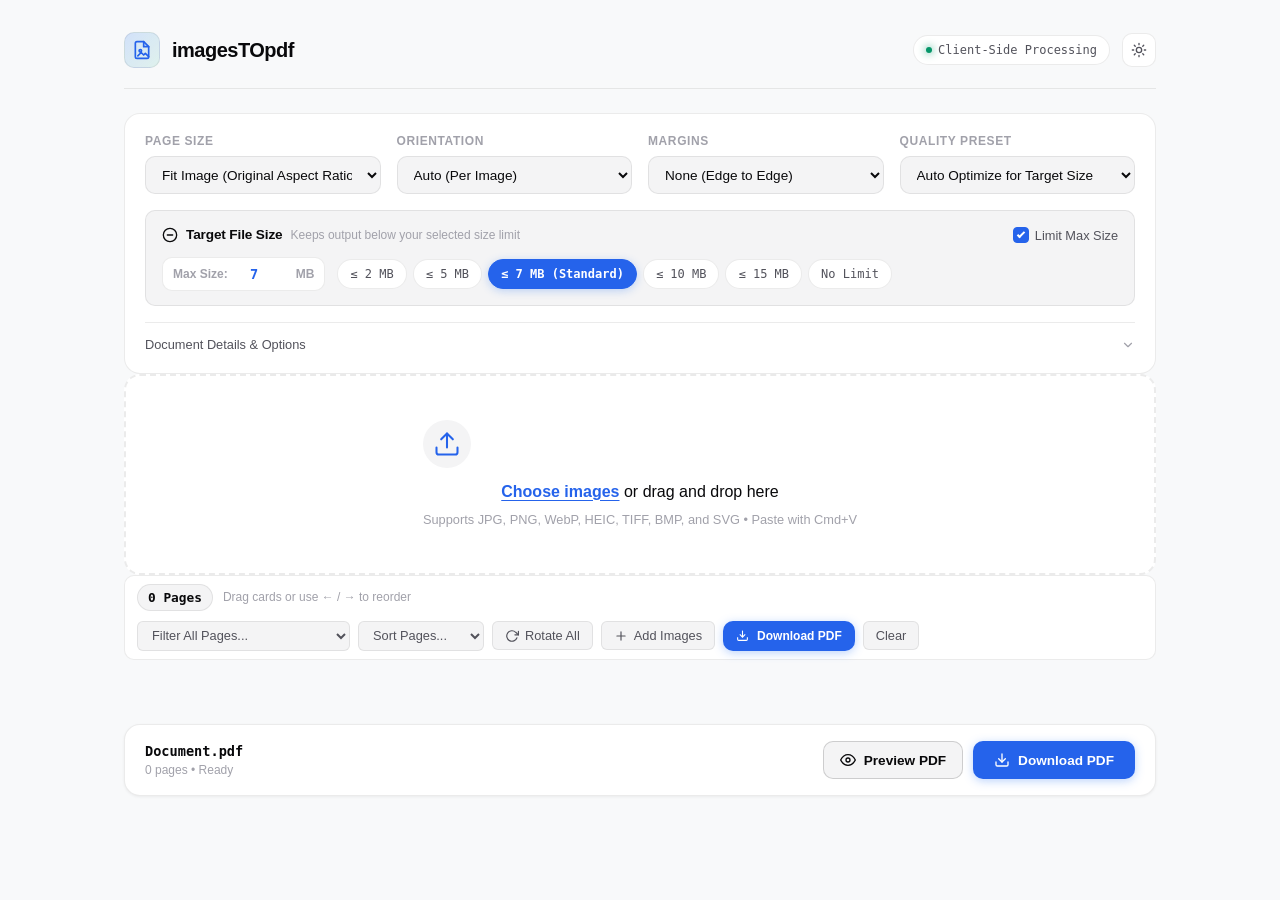
<file: index.html>
<!DOCTYPE html>
<html lang="en">
<head>
  <meta charset="UTF-8">
  <meta name="viewport" content="width=device-width, initial-scale=1.0">
  <title>imagesTOpdf</title>
  <meta name="description" content="Convert images to PDF directly in the browser. Reorder, rotate, apply filters, and set file size limits.">
  <link rel="icon" type="image/svg+xml" href="./favicon.svg">
  <link rel="stylesheet" href="./style.css">

  <!-- Libraries -->
  <script src="./vendor/pdf-lib.min.js"></script>
  <script src="./vendor/jszip.min.js" defer></script>
  <script>
    if (!window.PDFLib) {
      document.write('<script src="https://cdnjs.cloudflare.com/ajax/libs/pdf-lib/1.17.9/pdf-lib.min.js"><\\/script>');
    }
  </script>
</head>
<body>
  <div class="app-shell">
    <!-- Header -->
    <header class="app-header">
      <div class="brand">
        <span class="brand-glyph" aria-hidden="true">
          <svg viewBox="0 0 24 24" width="20" height="20" fill="none" stroke="currentColor" stroke-width="2" stroke-linecap="round" stroke-linejoin="round">
            <path d="M14 2H6a2 2 0 0 0-2 2v16a2 2 0 0 0 2 2h12a2 2 0 0 0 2-2V8z"></path>
            <polyline points="14 2 14 8 20 8"></polyline>
            <circle cx="10" cy="13" r="1.5"></circle>
            <path d="M7 19l4-4 3 3 2-2 4 4"></path>
          </svg>
        </span>
        <div class="brand-text">
          <span class="brand-title">imagesTOpdf</span>
        </div>
      </div>

      <div class="header-tools">
        <div class="privacy-badge" title="All processing happens in your browser. No files are uploaded to a server.">
          <span class="pulse-dot"></span>
          <span class="badge-text">Client-Side Processing</span>
        </div>

        <button type="button" class="icon-button" id="themeToggle" aria-label="Toggle visual theme" title="Toggle theme">
          <svg class="icon-sun" viewBox="0 0 24 24" width="16" height="16" fill="none" stroke="currentColor" stroke-width="2" stroke-linecap="round" stroke-linejoin="round">
            <circle cx="12" cy="12" r="4"></circle>
            <path d="M12 2v2m0 16v2M4.93 4.93l1.41 1.41m11.32 11.32l1.41 1.41M2 12h2m16 0h2M6.34 17.66l-1.41 1.41M19.07 4.93l-1.41 1.41"></path>
          </svg>
          <svg class="icon-moon" viewBox="0 0 24 24" width="16" height="16" fill="none" stroke="currentColor" stroke-width="2" stroke-linecap="round" stroke-linejoin="round">
            <path d="M12 3a6 6 0 0 0 9 9 9 9 0 1 1-9-9Z"></path>
          </svg>
        </button>
      </div>
    </header>

    <!-- Main Workspace -->
    <main class="workspace">
      <!-- Settings Panel -->
      <section class="settings-card" aria-label="PDF Document Settings">
        <div class="settings-row">
          <!-- Page Format -->
          <div class="setting-item">
            <label class="setting-label" for="pageFormatSelect">Page Size</label>
            <select id="pageFormatSelect" class="minimal-select">
              <option value="fit" selected>Fit Image (Original Aspect Ratio)</option>
              <option value="a4">A4 (210 × 297 mm)</option>
              <option value="letter">US Letter (8.5 × 11 in)</option>
            </select>
          </div>

          <!-- Page Orientation -->
          <div class="setting-item" id="orientationSettingGroup">
            <label class="setting-label" for="pageOrientationSelect">Orientation</label>
            <select id="pageOrientationSelect" class="minimal-select">
              <option value="auto" selected>Auto (Per Image)</option>
              <option value="portrait">Portrait</option>
              <option value="landscape">Landscape</option>
            </select>
          </div>

          <!-- Margins -->
          <div class="setting-item" id="marginSettingGroup">
            <label class="setting-label" for="pageMarginSelect">Margins</label>
            <select id="pageMarginSelect" class="minimal-select">
              <option value="0" selected>None (Edge to Edge)</option>
              <option value="14">Small (5 mm)</option>
              <option value="34">Standard (12 mm)</option>
              <option value="56">Wide (20 mm)</option>
            </select>
          </div>

          <!-- Compression Preset -->
          <div class="setting-item">
            <label class="setting-label" for="compressionSelect">Quality Preset</label>
            <select id="compressionSelect" class="minimal-select">
              <option value="auto" selected>Auto Optimize for Target Size</option>
              <option value="lossless">Original (100% Quality)</option>
              <option value="high">High Quality (85% JPEG)</option>
              <option value="balanced">Balanced (72% JPEG)</option>
              <option value="compact">Compact (55% JPEG)</option>
              <option value="custom">Custom Quality &amp; Resolution...</option>
            </select>
          </div>
        </div>

        <!-- Target File Size Control -->
        <div class="target-size-bar" id="targetSizeBar">
          <div class="target-size-header">
            <div class="target-title-group">
              <svg viewBox="0 0 24 24" width="16" height="16" fill="none" stroke="currentColor" stroke-width="2" stroke-linecap="round" stroke-linejoin="round">
                <circle cx="12" cy="12" r="10"></circle>
                <line x1="8" y1="12" x2="16" y2="12"></line>
              </svg>
              <span class="target-title">Target File Size</span>
              <span class="target-hint">Keeps output below your selected size limit</span>
            </div>
            <label class="toggle-switch-label">
              <input type="checkbox" id="targetSizeToggle" class="minimal-checkbox" checked>
              <span>Limit Max Size</span>
            </label>
          </div>

          <div class="target-size-controls" id="targetSizeControls">
            <div class="target-input-box">
              <span class="target-input-prefix">Max Size:</span>
              <input type="number" id="targetSizeInput" class="minimal-input target-num-input" min="0.2" max="100" step="0.5" value="7">
              <span class="target-input-suffix">MB</span>
            </div>

            <div class="target-preset-chips" id="targetPresetChips">
              <button type="button" class="preset-chip" data-size="2">≤ 2 MB</button>
              <button type="button" class="preset-chip" data-size="5">≤ 5 MB</button>
              <button type="button" class="preset-chip active" data-size="7">≤ 7 MB (Standard)</button>
              <button type="button" class="preset-chip" data-size="10">≤ 10 MB</button>
              <button type="button" class="preset-chip" data-size="15">≤ 15 MB</button>
              <button type="button" class="preset-chip" data-size="0">No Limit</button>
            </div>
          </div>
        </div>

        <!-- Custom Compression Drawer (hidden by default) -->
        <div class="custom-drawer" id="customDrawer" hidden>
          <div class="drawer-grid">
            <div class="control-subgroup">
              <div class="label-with-value">
                <span class="setting-sublabel">Image Quality</span>
                <span class="control-value" id="customQualityVal">85%</span>
              </div>
              <input type="range" id="customQualitySlider" class="minimal-slider" min="30" max="100" value="85" step="1">
            </div>

            <div class="control-subgroup">
              <label class="setting-sublabel" for="maxDimensionSelect">Max Resolution</label>
              <select id="maxDimensionSelect" class="minimal-select select-compact">
                <option value="0" selected>Original Full Resolution</option>
                <option value="3840">Max 4K (3840px)</option>
                <option value="2560">Max 2K (2560px)</option>
                <option value="1920">Max 1080p (1920px)</option>
                <option value="1200">Max Document Size (1200px)</option>
              </select>
            </div>
          </div>
        </div>

        <!-- Document Metadata & Extra Options (Collapsible) -->
        <details class="more-options-details">
          <summary class="more-options-summary">
            <span>Document Details & Options</span>
            <svg class="summary-arrow" viewBox="0 0 24 24" width="14" height="14" fill="none" stroke="currentColor" stroke-width="2" stroke-linecap="round" stroke-linejoin="round">
              <polyline points="6 9 12 15 18 9"></polyline>
            </svg>
          </summary>
          <div class="more-options-content">
            <div class="meta-row">
              <div class="meta-field">
                <label class="setting-sublabel" for="docTitleInput">Document Title</label>
                <input type="text" id="docTitleInput" class="minimal-input" placeholder="e.g. Scanned_Document">
              </div>
              <div class="meta-field">
                <label class="setting-sublabel" for="docAuthorInput">Author / Creator</label>
                <input type="text" id="docAuthorInput" class="minimal-input" placeholder="e.g. Your Name">
              </div>
            </div>
            <div class="checkbox-options">
              <label class="checkbox-label">
                <input type="checkbox" id="addPageNumbersCheckbox" class="minimal-checkbox">
                <span>Add page numbers in footer (e.g. "1 of 5")</span>
              </label>
              <label class="checkbox-label">
                <input type="checkbox" id="exportSeparateCheckbox" class="minimal-checkbox">
                <span>Export each image as separate PDF (download as ZIP)</span>
              </label>
            </div>
          </div>
        </details>
      </section>

      <!-- Upload / Drop Zone -->
      <section class="drop-zone-wrapper">
        <div class="drop-zone" id="dropZone" tabindex="0" role="button" aria-label="Dropzone for images">
          <input type="file" id="fileInput" multiple accept="image/*,.heic,.heif,.tiff,.tif,.dng,.svg,.bmp,.webp" class="sr-only">
          
          <div class="drop-prompt">
            <div class="drop-icon">
              <svg viewBox="0 0 24 24" width="28" height="28" fill="none" stroke="currentColor" stroke-width="1.75" stroke-linecap="round" stroke-linejoin="round">
                <path d="M21 15v4a2 2 0 0 1-2 2H5a2 2 0 0 1-2-2v-4"></path>
                <polyline points="17 8 12 3 7 8"></polyline>
                <line x1="12" y1="3" x2="12" y2="15"></line>
              </svg>
            </div>
            <div class="drop-title">
              <span class="action-accent">Choose images</span> or drag and drop here
            </div>
            <div class="drop-hint">
              Supports JPG, PNG, WebP, HEIC, TIFF, BMP, and SVG • Paste with Cmd+V
            </div>
          </div>
        </div>
      </section>

      <!-- Workspace Area: Batch Bar & Grid (hidden when empty) -->
      <section class="pages-section" id="pagesSection" hidden>
        <!-- Batch Action Toolbar -->
        <div class="batch-bar">
          <div class="batch-left">
            <span class="pages-count-badge" id="pagesCountBadge">0 Pages</span>
            <span class="reorder-tip">Drag cards or use ← / → to reorder</span>
          </div>

          <div class="batch-right">
            <!-- Inline Filter All Select (No floating popovers) -->
            <select id="filterAllSelect" class="toolbar-select" title="Apply filter to all pages">
              <option value="" selected disabled>Filter All Pages...</option>
              <option value="original">Original (No Filter)</option>
              <option value="bw">B&amp;W / Grayscale</option>
              <option value="scan">Document Scan (Crisp Paper)</option>
              <option value="brighten">Brighten (+25%)</option>
              <option value="sharpen">Sharpen &amp; High Contrast</option>
            </select>

            <!-- Inline Sort By Select (No floating popovers) -->
            <select id="sortSelect" class="toolbar-select" title="Sort pages">
              <option value="" selected disabled>Sort Pages...</option>
              <option value="name-asc">Name (A → Z)</option>
              <option value="name-desc">Name (Z → A)</option>
              <option value="size-desc">Largest First</option>
              <option value="reverse">Reverse Order</option>
            </select>

            <!-- Rotate All -->
            <button type="button" class="btn-subtle" id="rotateAllBtn" title="Rotate all images 90° clockwise">
              <svg viewBox="0 0 24 24" width="14" height="14" fill="none" stroke="currentColor" stroke-width="2" stroke-linecap="round" stroke-linejoin="round">
                <polyline points="23 4 23 10 17 10"></polyline>
                <path d="M20.49 15a9 9 0 1 1-2.12-9.36L23 10"></path>
              </svg>
              <span>Rotate All</span>
            </button>

            <!-- Add More Button -->
            <button type="button" class="btn-subtle" id="addMoreBtn" title="Add more images to document">
              <svg viewBox="0 0 24 24" width="14" height="14" fill="none" stroke="currentColor" stroke-width="2" stroke-linecap="round" stroke-linejoin="round">
                <line x1="12" y1="5" x2="12" y2="19"></line>
                <line x1="5" y1="12" x2="19" y2="12"></line>
              </svg>
              <span>Add Images</span>
            </button>

            <!-- Quick Download Top Button -->
            <button type="button" class="btn-primary btn-sm" id="topDownloadBtn" title="Download PDF">
              <svg viewBox="0 0 24 24" width="13" height="13" fill="none" stroke="currentColor" stroke-width="2">
                <path d="M21 15v4a2 2 0 0 1-2 2H5a2 2 0 0 1-2-2v-4"></path>
                <polyline points="7 10 12 15 17 10"></polyline>
                <line x1="12" y1="15" x2="12" y2="3"></line>
              </svg>
              <span>Download PDF</span>
            </button>

            <!-- Clear All -->
            <button type="button" class="btn-subtle text-danger" id="clearAllBtn" title="Remove all pages">
              Clear
            </button>
          </div>
        </div>

        <!-- Cards Grid -->
        <div class="pages-grid" id="pagesGrid" role="list" aria-label="PDF Pages Grid">
          <!-- Page cards will be dynamically injected here -->
        </div>
      </section>
    </main>

    <!-- Sticky Floating Action Bar (visible when items are loaded) -->
    <footer class="action-bar" id="actionBar" hidden>
      <div class="action-info">
        <span class="action-title" id="actionDocTitle">Document.pdf</span>
        <span class="action-meta" id="actionDocMeta">0 pages • Ready</span>
      </div>

      <div class="action-buttons">
        <button type="button" class="btn-secondary" id="previewPdfBtn">
          <svg viewBox="0 0 24 24" width="16" height="16" fill="none" stroke="currentColor" stroke-width="2" stroke-linecap="round" stroke-linejoin="round">
            <path d="M1 12s4-8 11-8 11 8 11 8-4 8-11 8-11-8-11-8z"></path>
            <circle cx="12" cy="12" r="3"></circle>
          </svg>
          <span>Preview PDF</span>
        </button>

        <button type="button" class="btn-primary" id="generatePdfBtn">
          <svg viewBox="0 0 24 24" width="16" height="16" fill="none" stroke="currentColor" stroke-width="2" stroke-linecap="round" stroke-linejoin="round">
            <path d="M21 15v4a2 2 0 0 1-2 2H5a2 2 0 0 1-2-2v-4"></path>
            <polyline points="7 10 12 15 17 10"></polyline>
            <line x1="12" y1="15" x2="12" y2="3"></line>
          </svg>
          <span id="generateBtnText">Download PDF</span>
        </button>
      </div>
    </footer>
  </div>

  <!-- PDF Preview Dialog -->
  <dialog class="modal-dialog" id="previewDialog">
    <div class="modal-shell">
      <div class="modal-header">
        <div class="modal-title-group">
          <h3 class="modal-title" id="previewModalTitle">PDF Preview</h3>
          <span class="modal-meta" id="previewModalMeta">Ready</span>
        </div>
        <div class="modal-header-actions">
          <button type="button" class="btn-primary btn-sm" id="modalDownloadBtn">
            <svg viewBox="0 0 24 24" width="14" height="14" fill="none" stroke="currentColor" stroke-width="2" stroke-linecap="round" stroke-linejoin="round">
              <path d="M21 15v4a2 2 0 0 1-2 2H5a2 2 0 0 1-2-2v-4"></path>
              <polyline points="7 10 12 15 17 10"></polyline>
              <line x1="12" y1="15" x2="12" y2="3"></line>
            </svg>
            <span>Download</span>
          </button>
          <button type="button" class="icon-button modal-close" id="closePreviewBtn" aria-label="Close Preview">
            <svg viewBox="0 0 24 24" width="18" height="18" fill="none" stroke="currentColor" stroke-width="2" stroke-linecap="round" stroke-linejoin="round">
              <line x1="18" y1="6" x2="6" y2="18"></line>
              <line x1="6" y1="6" x2="18" y2="18"></line>
            </svg>
          </button>
        </div>
      </div>
      <div class="modal-body" id="previewModalBody">
        <iframe id="pdfPreviewIframe" class="pdf-preview-frame" title="PDF Live Preview"></iframe>
      </div>
    </div>
  </dialog>

  <!-- Processing Overlay Dialog -->
  <dialog class="modal-dialog modal-processing" id="processingDialog">
    <div class="processing-content">
      <div class="spinner-ring" aria-hidden="true"></div>
      <h3 class="processing-title" id="processingTitle">Building PDF...</h3>
      <p class="processing-subtitle" id="processingSubtitle">Rendering pages & applying filters</p>
      <div class="progress-track">
        <div class="progress-bar" id="progressBar" style="width: 0%"></div>
      </div>
      <span class="progress-percent" id="progressPercent">0%</span>
    </div>
  </dialog>

  <script src="./app.js" type="module"></script>
</body>
</html>
</file>
<file: style.css>
/* imagesTOpdf styles */

:root {
  --font-sans: -apple-system, BlinkMacSystemFont, "SF Pro Text", "Inter", "Segoe UI", Roboto, Helvetica, Arial, sans-serif;
  --font-mono: ui-monospace, "SF Mono", Menlo, Consolas, Monaco, monospace;

  /* Dark Theme Palette (Default) */
  --bg-canvas: #09090b;
  --bg-surface: #121215;
  --bg-surface-elevated: #18181b;
  --bg-muted: #27272a;
  --bg-accent-subtle: rgba(59, 130, 246, 0.12);

  --border-subtle: rgba(255, 255, 255, 0.08);
  --border-hover: rgba(255, 255, 255, 0.18);
  --border-active: #3b82f6;

  --text-primary: #f4f4f5;
  --text-secondary: #a1a1aa;
  --text-muted: #71717a;

  --accent-primary: #3b82f6;
  --accent-primary-hover: #2563eb;
  --accent-inverted: #09090b;
  --accent-success: #10b981;
  --accent-danger: #ef4444;
  --accent-danger-subtle: rgba(239, 68, 68, 0.12);

  --radius-sm: 6px;
  --radius-md: 10px;
  --radius-lg: 16px;
  --radius-pill: 9999px;

  --shadow-sm: 0 1px 3px rgba(0, 0, 0, 0.4);
  --shadow-md: 0 4px 16px rgba(0, 0, 0, 0.5);
  --shadow-float: 0 16px 36px rgba(0, 0, 0, 0.7);

  --transition-fast: 0.15s cubic-bezier(0.16, 1, 0.3, 1);
  --transition-normal: 0.25s cubic-bezier(0.16, 1, 0.3, 1);
}

[data-theme="light"] {
  --bg-canvas: #f8f9fa;
  --bg-surface: #ffffff;
  --bg-surface-elevated: #f4f4f5;
  --bg-muted: #e4e4e7;
  --bg-accent-subtle: rgba(37, 99, 235, 0.08);

  --border-subtle: rgba(0, 0, 0, 0.08);
  --border-hover: rgba(0, 0, 0, 0.16);
  --border-active: #2563eb;

  --text-primary: #09090b;
  --text-secondary: #52525b;
  --text-muted: #a1a1aa;

  --accent-primary: #2563eb;
  --accent-primary-hover: #1d4ed8;
  --accent-inverted: #ffffff;
  --accent-success: #059669;
  --accent-danger: #dc2626;
  --accent-danger-subtle: rgba(220, 38, 38, 0.08);

  --shadow-sm: 0 1px 3px rgba(0, 0, 0, 0.06);
  --shadow-md: 0 4px 16px rgba(0, 0, 0, 0.08);
  --shadow-float: 0 16px 36px rgba(0, 0, 0, 0.14);
}

/* Base Reset */
*, *::before, *::after {
  box-sizing: border-box;
  margin: 0;
  padding: 0;
}

body {
  font-family: var(--font-sans);
  background-color: var(--bg-canvas);
  color: var(--text-primary);
  min-height: 100vh;
  line-height: 1.5;
  -webkit-font-smoothing: antialiased;
  -moz-osx-font-smoothing: grayscale;
}

.sr-only {
  position: absolute;
  width: 1px;
  height: 1px;
  padding: 0;
  margin: -1px;
  overflow: hidden;
  clip: rect(0, 0, 0, 0);
  border: 0;
}

/* Layout Shell */
.app-shell {
  max-width: 1080px;
  margin: 0 auto;
  padding: 32px 24px 60px;
  display: flex;
  flex-direction: column;
  gap: 24px;
}

/* Header */
.app-header {
  display: flex;
  align-items: center;
  justify-content: space-between;
  padding-bottom: 20px;
  border-bottom: 1px solid var(--border-subtle);
}

.brand {
  display: flex;
  align-items: center;
  gap: 12px;
}

.brand-glyph {
  width: 36px;
  height: 36px;
  border-radius: var(--radius-md);
  background: linear-gradient(135deg, rgba(59, 130, 246, 0.2), rgba(16, 185, 129, 0.1));
  border: 1px solid var(--border-subtle);
  display: flex;
  align-items: center;
  justify-content: center;
  color: var(--accent-primary);
}

.brand-text {
  display: flex;
  align-items: baseline;
  gap: 8px;
}

.brand-title {
  font-size: 1.25rem;
  font-weight: 700;
  letter-spacing: -0.025em;
  color: var(--text-primary);
}

.brand-tag {
  font-size: 0.75rem;
  font-weight: 500;
  padding: 2px 8px;
  border-radius: var(--radius-pill);
  background: var(--bg-surface-elevated);
  border: 1px solid var(--border-subtle);
  color: var(--text-muted);
}

.header-tools {
  display: flex;
  align-items: center;
  gap: 12px;
}

.privacy-badge {
  display: inline-flex;
  align-items: center;
  gap: 6px;
  padding: 5px 12px;
  border-radius: var(--radius-pill);
  background-color: var(--bg-surface);
  border: 1px solid var(--border-subtle);
  font-size: 0.75rem;
  color: var(--text-secondary);
  font-family: var(--font-mono);
}

.pulse-dot {
  width: 6px;
  height: 6px;
  border-radius: 50%;
  background-color: var(--accent-success);
  box-shadow: 0 0 8px var(--accent-success);
}

/* Icon Buttons */
.icon-button {
  width: 34px;
  height: 34px;
  border-radius: var(--radius-md);
  background: var(--bg-surface);
  border: 1px solid var(--border-subtle);
  color: var(--text-secondary);
  display: inline-flex;
  align-items: center;
  justify-content: center;
  cursor: pointer;
  transition: all var(--transition-fast);
}

.icon-button:hover {
  background: var(--bg-surface-elevated);
  color: var(--text-primary);
  border-color: var(--border-hover);
}

.icon-sun { display: none; }
.icon-moon { display: block; }
[data-theme="light"] .icon-sun { display: block; }
[data-theme="light"] .icon-moon { display: none; }

/* Settings Card */
.settings-card {
  background-color: var(--bg-surface);
  border: 1px solid var(--border-subtle);
  border-radius: var(--radius-lg);
  padding: 18px 20px;
  display: flex;
  flex-direction: column;
  gap: 16px;
}

.settings-row {
  display: grid;
  grid-template-columns: repeat(auto-fit, minmax(200px, 1fr));
  gap: 16px;
}

.setting-item {
  display: flex;
  flex-direction: column;
  gap: 6px;
}

.setting-label {
  font-size: 0.75rem;
  font-weight: 600;
  text-transform: uppercase;
  letter-spacing: 0.05em;
  color: var(--text-muted);
}

.setting-sublabel {
  font-size: 0.75rem;
  font-weight: 500;
  color: var(--text-secondary);
}

.minimal-select, .minimal-input {
  width: 100%;
  height: 38px;
  padding: 0 12px;
  background-color: var(--bg-surface-elevated);
  border: 1px solid var(--border-subtle);
  border-radius: var(--radius-md);
  color: var(--text-primary);
  font-family: var(--font-sans);
  font-size: 0.85rem;
  outline: none;
  transition: border-color var(--transition-fast), background-color var(--transition-fast);
  cursor: pointer;
}

.minimal-input {
  cursor: text;
}

.minimal-select:hover, .minimal-input:hover {
  border-color: var(--border-hover);
}

.minimal-select:focus, .minimal-input:focus {
  border-color: var(--border-active);
  background-color: var(--bg-surface);
}

/* Custom Drawer */
.custom-drawer {
  padding: 14px 16px;
  background-color: var(--bg-surface-elevated);
  border: 1px solid var(--border-subtle);
  border-radius: var(--radius-md);
}

.drawer-grid {
  display: grid;
  grid-template-columns: 1fr 1fr;
  gap: 20px;
  align-items: center;
}

.control-subgroup {
  display: flex;
  flex-direction: column;
  gap: 6px;
}

.label-with-value {
  display: flex;
  justify-content: space-between;
  align-items: baseline;
}

.control-value {
  font-family: var(--font-mono);
  font-size: 0.8rem;
  font-weight: 600;
  color: var(--accent-primary);
}

.minimal-slider {
  appearance: none;
  -webkit-appearance: none;
  width: 100%;
  height: 5px;
  background: var(--bg-muted);
  border-radius: var(--radius-pill);
  outline: none;
  cursor: pointer;
}

.minimal-slider::-webkit-slider-thumb {
  appearance: none;
  -webkit-appearance: none;
  width: 16px;
  height: 16px;
  border-radius: 50%;
  background: var(--text-primary);
  box-shadow: 0 1px 4px rgba(0, 0, 0, 0.4);
  cursor: grab;
  transition: transform var(--transition-fast);
}

.minimal-slider::-webkit-slider-thumb:active {
  cursor: grabbing;
  transform: scale(1.15);
}

/* Target File Size Control */
.target-size-bar {
  background-color: var(--bg-surface-elevated);
  border: 1px solid var(--border-subtle);
  border-radius: var(--radius-md);
  padding: 14px 16px;
  display: flex;
  flex-direction: column;
  gap: 12px;
  transition: all var(--transition-normal);
}

.target-size-header {
  display: flex;
  align-items: center;
  justify-content: space-between;
  flex-wrap: wrap;
  gap: 8px;
}

.target-title-group {
  display: flex;
  align-items: center;
  gap: 8px;
  color: var(--text-primary);
}

.target-title {
  font-size: 0.85rem;
  font-weight: 600;
  letter-spacing: -0.01em;
}

.target-hint {
  font-size: 0.75rem;
  color: var(--text-muted);
}

.toggle-switch-label {
  display: inline-flex;
  align-items: center;
  gap: 6px;
  font-size: 0.8rem;
  color: var(--text-secondary);
  cursor: pointer;
}

.target-size-controls {
  display: flex;
  align-items: center;
  flex-wrap: wrap;
  gap: 12px;
  transition: opacity var(--transition-fast);
}

.target-size-controls.is-disabled {
  opacity: 0.35;
  pointer-events: none;
}

.target-input-box {
  display: inline-flex;
  align-items: center;
  background: var(--bg-surface);
  border: 1px solid var(--border-subtle);
  border-radius: var(--radius-md);
  padding: 0 10px;
  height: 34px;
  gap: 6px;
}

.target-input-prefix, .target-input-suffix {
  font-size: 0.75rem;
  font-weight: 600;
  color: var(--text-muted);
  user-select: none;
}

.target-num-input {
  width: 56px;
  height: 28px;
  padding: 0 4px;
  background: transparent;
  border: none;
  font-family: var(--font-mono);
  font-size: 0.85rem;
  font-weight: 600;
  color: var(--accent-primary);
  text-align: center;
  outline: none;
}

.target-preset-chips {
  display: flex;
  align-items: center;
  flex-wrap: wrap;
  gap: 6px;
}

.preset-chip {
  height: 30px;
  padding: 0 12px;
  border-radius: var(--radius-pill);
  background: var(--bg-surface);
  border: 1px solid var(--border-subtle);
  color: var(--text-secondary);
  font-family: var(--font-mono);
  font-size: 0.75rem;
  font-weight: 500;
  cursor: pointer;
  transition: all var(--transition-fast);
}

.preset-chip:hover {
  background: var(--bg-muted);
  color: var(--text-primary);
  border-color: var(--border-hover);
}

.preset-chip.active {
  background: var(--accent-primary);
  border-color: var(--accent-primary);
  color: #ffffff;
  font-weight: 600;
  box-shadow: 0 2px 8px rgba(59, 130, 246, 0.3);
}

/* More options details */
.more-options-details {
  border-top: 1px solid var(--border-subtle);
  padding-top: 12px;
}

.more-options-summary {
  display: flex;
  align-items: center;
  justify-content: space-between;
  cursor: pointer;
  font-size: 0.8rem;
  font-weight: 500;
  color: var(--text-secondary);
  user-select: none;
  list-style: none;
}

.more-options-summary::-webkit-details-marker {
  display: none;
}

.summary-arrow {
  transition: transform var(--transition-fast);
  color: var(--text-muted);
}

.more-options-details[open] .summary-arrow {
  transform: rotate(180deg);
}

.more-options-content {
  padding-top: 12px;
  display: flex;
  flex-direction: column;
  gap: 12px;
}

.meta-row {
  display: grid;
  grid-template-columns: 1fr 1fr;
  gap: 12px;
}

.meta-field {
  display: flex;
  flex-direction: column;
  gap: 4px;
}

.checkbox-options {
  display: flex;
  flex-direction: column;
  gap: 8px;
}

.checkbox-label {
  display: inline-flex;
  align-items: center;
  gap: 8px;
  font-size: 0.8rem;
  color: var(--text-secondary);
  cursor: pointer;
}

.minimal-checkbox {
  appearance: none;
  -webkit-appearance: none;
  width: 16px;
  height: 16px;
  border: 1px solid var(--border-subtle);
  border-radius: 4px;
  background-color: var(--bg-surface-elevated);
  cursor: pointer;
  position: relative;
  transition: all var(--transition-fast);
}

.minimal-checkbox:checked {
  background-color: var(--accent-primary);
  border-color: var(--accent-primary);
}

.minimal-checkbox:checked::after {
  content: "";
  position: absolute;
  left: 5px;
  top: 2px;
  width: 4px;
  height: 8px;
  border: solid #ffffff;
  border-width: 0 2px 2px 0;
  transform: rotate(45deg);
}

/* Drop Zone */
.drop-zone-wrapper {
  position: relative;
}

.drop-zone {
  border: 2px dashed var(--border-subtle);
  border-radius: var(--radius-lg);
  background-color: var(--bg-surface);
  padding: 44px 24px;
  text-align: center;
  cursor: pointer;
  transition: all var(--transition-normal);
  display: flex;
  flex-direction: column;
  align-items: center;
  justify-content: center;
}

.drop-zone:hover, .drop-zone.drag-active {
  border-color: var(--accent-primary);
  background-color: var(--bg-accent-subtle);
}

.drop-icon {
  width: 48px;
  height: 48px;
  border-radius: 50%;
  background: var(--bg-surface-elevated);
  display: flex;
  align-items: center;
  justify-content: center;
  color: var(--accent-primary);
  margin-bottom: 12px;
  transition: transform var(--transition-fast);
}

.drop-zone:hover .drop-icon {
  transform: translateY(-2px);
}

.drop-title {
  font-size: 1rem;
  font-weight: 500;
  color: var(--text-primary);
  margin-bottom: 6px;
}

.action-accent {
  color: var(--accent-primary);
  font-weight: 600;
  text-decoration: underline;
  text-underline-offset: 3px;
}

.drop-hint {
  font-size: 0.8rem;
  color: var(--text-muted);
  max-width: 440px;
}

/* Pages Section */
.pages-section {
  display: flex;
  flex-direction: column;
  gap: 16px;
}

/* Batch Toolbar */
.batch-bar {
  display: flex;
  align-items: center;
  justify-content: space-between;
  padding: 8px 12px;
  background-color: var(--bg-surface);
  border: 1px solid var(--border-subtle);
  border-radius: var(--radius-md);
  flex-wrap: wrap;
  gap: 10px;
}

.batch-left {
  display: flex;
  align-items: center;
  gap: 10px;
}

.pages-count-badge {
  font-family: var(--font-mono);
  font-size: 0.8rem;
  font-weight: 600;
  padding: 3px 10px;
  border-radius: var(--radius-pill);
  background-color: var(--bg-surface-elevated);
  border: 1px solid var(--border-subtle);
  color: var(--text-primary);
}

.reorder-tip {
  font-size: 0.75rem;
  color: var(--text-muted);
}

.batch-right {
  display: flex;
  align-items: center;
  gap: 8px;
  flex-wrap: wrap;
}

.btn-subtle {
  display: inline-flex;
  align-items: center;
  gap: 6px;
  padding: 6px 12px;
  border-radius: var(--radius-sm);
  background: var(--bg-surface-elevated);
  border: 1px solid var(--border-subtle);
  color: var(--text-secondary);
  font-size: 0.8rem;
  font-weight: 500;
  cursor: pointer;
  transition: all var(--transition-fast);
}

.btn-subtle:hover {
  background: var(--bg-muted);
  color: var(--text-primary);
  border-color: var(--border-hover);
}

.btn-subtle.text-danger:hover {
  background: var(--accent-danger-subtle);
  color: var(--accent-danger);
  border-color: var(--accent-danger);
}

.toolbar-select {
  height: 30px;
  padding: 0 10px;
  background: var(--bg-surface-elevated);
  border: 1px solid var(--border-subtle);
  border-radius: var(--radius-sm);
  color: var(--text-secondary);
  font-family: var(--font-sans);
  font-size: 0.8rem;
  font-weight: 500;
  outline: none;
  cursor: pointer;
  transition: all var(--transition-fast);
}

.toolbar-select:hover {
  background: var(--bg-muted);
  border-color: var(--border-hover);
  color: var(--text-primary);
}

.toolbar-select:focus {
  border-color: var(--border-active);
  color: var(--text-primary);
}

/* Pages Grid */
.pages-grid {
  display: grid;
  grid-template-columns: repeat(auto-fill, minmax(220px, 1fr));
  gap: 16px;
}

/* Page Card */
.page-card {
  background-color: var(--bg-surface);
  border: 1px solid var(--border-subtle);
  border-radius: var(--radius-md);
  overflow: hidden;
  display: flex;
  flex-direction: column;
  position: relative;
  transition: transform var(--transition-fast), border-color var(--transition-fast), box-shadow var(--transition-fast);
  user-select: none;
}

.page-card:hover {
  border-color: var(--border-hover);
  box-shadow: var(--shadow-sm);
}

.page-card.is-dragging {
  opacity: 0.4;
  border: 2px dashed var(--accent-primary);
  transform: scale(0.96);
}

.page-card.drag-target-left {
  border-left: 3px solid var(--accent-primary);
}

.page-card.drag-target-right {
  border-right: 3px solid var(--accent-primary);
}

/* Card Header */
.card-header {
  display: flex;
  align-items: center;
  justify-content: space-between;
  padding: 8px 10px;
  background-color: var(--bg-surface-elevated);
  border-bottom: 1px solid var(--border-subtle);
}

.page-num-pill {
  font-family: var(--font-mono);
  font-size: 0.7rem;
  font-weight: 700;
  background: var(--bg-surface);
  border: 1px solid var(--border-subtle);
  padding: 2px 7px;
  border-radius: var(--radius-pill);
  color: var(--text-primary);
}

.card-nav-buttons {
  display: flex;
  align-items: center;
  gap: 2px;
}

.nav-arrow-btn {
  width: 22px;
  height: 22px;
  background: transparent;
  border: 1px solid transparent;
  border-radius: 4px;
  color: var(--text-muted);
  display: flex;
  align-items: center;
  justify-content: center;
  cursor: pointer;
  transition: all var(--transition-fast);
}

.nav-arrow-btn:hover:not(:disabled) {
  background: var(--bg-surface);
  border-color: var(--border-subtle);
  color: var(--text-primary);
}

.nav-arrow-btn:disabled {
  opacity: 0.25;
  cursor: not-allowed;
}

.card-delete-btn {
  width: 22px;
  height: 22px;
  background: transparent;
  border: none;
  border-radius: 4px;
  color: var(--text-muted);
  display: flex;
  align-items: center;
  justify-content: center;
  cursor: pointer;
  transition: all var(--transition-fast);
}

.card-delete-btn:hover {
  background: var(--accent-danger-subtle);
  color: var(--accent-danger);
}

/* Thumbnail preview */
.thumbnail-box {
  width: 100%;
  aspect-ratio: 4 / 3;
  background-color: #050507;
  display: flex;
  align-items: center;
  justify-content: center;
  padding: 10px;
  overflow: hidden;
  position: relative;
  cursor: grab;
}

.thumbnail-box:active {
  cursor: grabbing;
}

.card-canvas {
  max-width: 100%;
  max-height: 100%;
  object-fit: contain;
  box-shadow: 0 2px 8px rgba(0, 0, 0, 0.4);
  transition: transform 0.2s cubic-bezier(0.16, 1, 0.3, 1);
}

.rotation-badge {
  position: absolute;
  bottom: 8px;
  left: 8px;
  background: rgba(0, 0, 0, 0.7);
  backdrop-filter: blur(4px);
  color: #ffffff;
  font-size: 0.65rem;
  font-family: var(--font-mono);
  padding: 2px 6px;
  border-radius: 4px;
  border: 1px solid rgba(255, 255, 255, 0.15);
  pointer-events: none;
}

/* Card Body Controls */
.card-body {
  padding: 10px;
  display: flex;
  flex-direction: column;
  gap: 8px;
  background-color: var(--bg-surface);
}

.card-meta-text {
  font-size: 0.7rem;
  color: var(--text-muted);
  white-space: nowrap;
  overflow: hidden;
  text-overflow: ellipsis;
  font-family: var(--font-mono);
}

.card-actions-row {
  display: grid;
  grid-template-columns: 1fr 1fr;
  gap: 6px;
}

.btn-card-action {
  height: 28px;
  display: inline-flex;
  align-items: center;
  justify-content: center;
  gap: 4px;
  background: var(--bg-surface-elevated);
  border: 1px solid var(--border-subtle);
  border-radius: var(--radius-sm);
  color: var(--text-secondary);
  font-size: 0.75rem;
  font-weight: 500;
  cursor: pointer;
  transition: all var(--transition-fast);
}

.btn-card-action:hover {
  background: var(--bg-muted);
  color: var(--text-primary);
  border-color: var(--border-hover);
}

.card-filter-select {
  width: 100%;
  height: 28px;
  padding: 0 8px;
  background: var(--bg-surface-elevated);
  border: 1px solid var(--border-subtle);
  border-radius: var(--radius-sm);
  color: var(--text-secondary);
  font-size: 0.75rem;
  outline: none;
  cursor: pointer;
  transition: all var(--transition-fast);
}

.card-filter-select:hover {
  border-color: var(--border-hover);
  color: var(--text-primary);
}

/* Document Summary & Download Footer (Docked in natural flow, never covers images) */
.action-bar {
  position: static;
  margin-top: 24px;
  width: 100%;
  background: var(--bg-surface);
  border: 1px solid var(--border-subtle);
  border-radius: var(--radius-lg);
  padding: 16px 20px;
  display: flex;
  align-items: center;
  justify-content: space-between;
  box-shadow: var(--shadow-sm);
  transition: all var(--transition-normal);
}

[data-theme="light"] .action-bar {
  background: var(--bg-surface);
  border-color: var(--border-subtle);
}

.action-info {
  display: flex;
  flex-direction: column;
}

.action-title {
  font-size: 0.85rem;
  font-weight: 600;
  color: var(--text-primary);
  font-family: var(--font-mono);
}

.action-meta {
  font-size: 0.75rem;
  color: var(--text-muted);
}

.action-buttons {
  display: flex;
  align-items: center;
  gap: 10px;
}

.btn-secondary {
  height: 38px;
  padding: 0 16px;
  border-radius: var(--radius-md);
  background: var(--bg-surface-elevated);
  border: 1px solid var(--border-hover);
  color: var(--text-primary);
  font-size: 0.85rem;
  font-weight: 600;
  display: inline-flex;
  align-items: center;
  gap: 8px;
  cursor: pointer;
  transition: all var(--transition-fast);
}

.btn-secondary:hover {
  background: var(--bg-muted);
}

.btn-primary {
  height: 38px;
  padding: 0 20px;
  border-radius: var(--radius-md);
  background: var(--accent-primary);
  border: 1px solid transparent;
  color: #ffffff;
  font-size: 0.85rem;
  font-weight: 600;
  display: inline-flex;
  align-items: center;
  gap: 8px;
  cursor: pointer;
  box-shadow: 0 2px 10px rgba(59, 130, 246, 0.35);
  transition: all var(--transition-fast);
}

.btn-primary:hover {
  background: var(--accent-primary-hover);
  box-shadow: 0 4px 14px rgba(59, 130, 246, 0.5);
}

.btn-primary.btn-sm {
  height: 30px;
  padding: 0 12px;
  font-size: 0.75rem;
}

/* Modals */
.modal-dialog {
  border: none;
  background: transparent;
  padding: 0;
  max-width: 95vw;
  max-height: 95vh;
  margin: auto;
  outline: none;
}

.modal-dialog::backdrop {
  background: rgba(0, 0, 0, 0.75);
  backdrop-filter: blur(8px);
  -webkit-backdrop-filter: blur(8px);
}

.modal-shell {
  background-color: var(--bg-surface);
  border: 1px solid var(--border-hover);
  border-radius: var(--radius-lg);
  box-shadow: var(--shadow-float);
  width: 900px;
  max-width: 92vw;
  height: 85vh;
  display: flex;
  flex-direction: column;
  overflow: hidden;
}

.modal-header {
  display: flex;
  align-items: center;
  justify-content: space-between;
  padding: 14px 20px;
  background-color: var(--bg-surface-elevated);
  border-bottom: 1px solid var(--border-subtle);
}

.modal-title-group {
  display: flex;
  align-items: baseline;
  gap: 10px;
}

.modal-title {
  font-size: 1rem;
  font-weight: 600;
  color: var(--text-primary);
}

.modal-meta {
  font-size: 0.75rem;
  color: var(--text-muted);
  font-family: var(--font-mono);
}

.modal-header-actions {
  display: flex;
  align-items: center;
  gap: 10px;
}

.modal-body {
  flex: 1;
  background-color: #1a1a1d;
  position: relative;
}

.pdf-preview-frame {
  width: 100%;
  height: 100%;
  border: none;
  display: block;
}

/* Processing Modal */
.modal-processing .processing-content {
  background-color: var(--bg-surface);
  border: 1px solid var(--border-hover);
  border-radius: var(--radius-lg);
  padding: 32px 40px;
  text-align: center;
  display: flex;
  flex-direction: column;
  align-items: center;
  min-width: 320px;
  box-shadow: var(--shadow-float);
}

.spinner-ring {
  width: 44px;
  height: 44px;
  border-radius: 50%;
  border: 3px solid var(--border-subtle);
  border-top-color: var(--accent-primary);
  animation: spin 0.8s linear infinite;
  margin-bottom: 16px;
}

@keyframes spin {
  to { transform: rotate(360deg); }
}

.processing-title {
  font-size: 1.1rem;
  font-weight: 600;
  color: var(--text-primary);
  margin-bottom: 4px;
}

.processing-subtitle {
  font-size: 0.8rem;
  color: var(--text-muted);
  margin-bottom: 16px;
}

.progress-track {
  width: 100%;
  height: 6px;
  background: var(--bg-muted);
  border-radius: var(--radius-pill);
  overflow: hidden;
  margin-bottom: 8px;
}

.progress-bar {
  height: 100%;
  background: var(--accent-primary);
  border-radius: var(--radius-pill);
  transition: width 0.15s ease-out;
}

.progress-percent {
  font-family: var(--font-mono);
  font-size: 0.75rem;
  font-weight: 600;
  color: var(--text-secondary);
}

/* Responsive adjustments */
@media (max-width: 768px) {
  .app-shell {
    padding: 20px 16px 120px;
  }

  .settings-row {
    grid-template-columns: 1fr;
  }

  .drawer-grid, .meta-row {
    grid-template-columns: 1fr;
  }

  .action-bar {
    width: calc(100% - 24px);
    padding: 10px 14px;
    flex-direction: column;
    gap: 10px;
    align-items: stretch;
  }

  .action-buttons {
    width: 100%;
    justify-content: stretch;
  }

  .action-buttons button {
    flex: 1;
    justify-content: center;
  }
}
</file>
